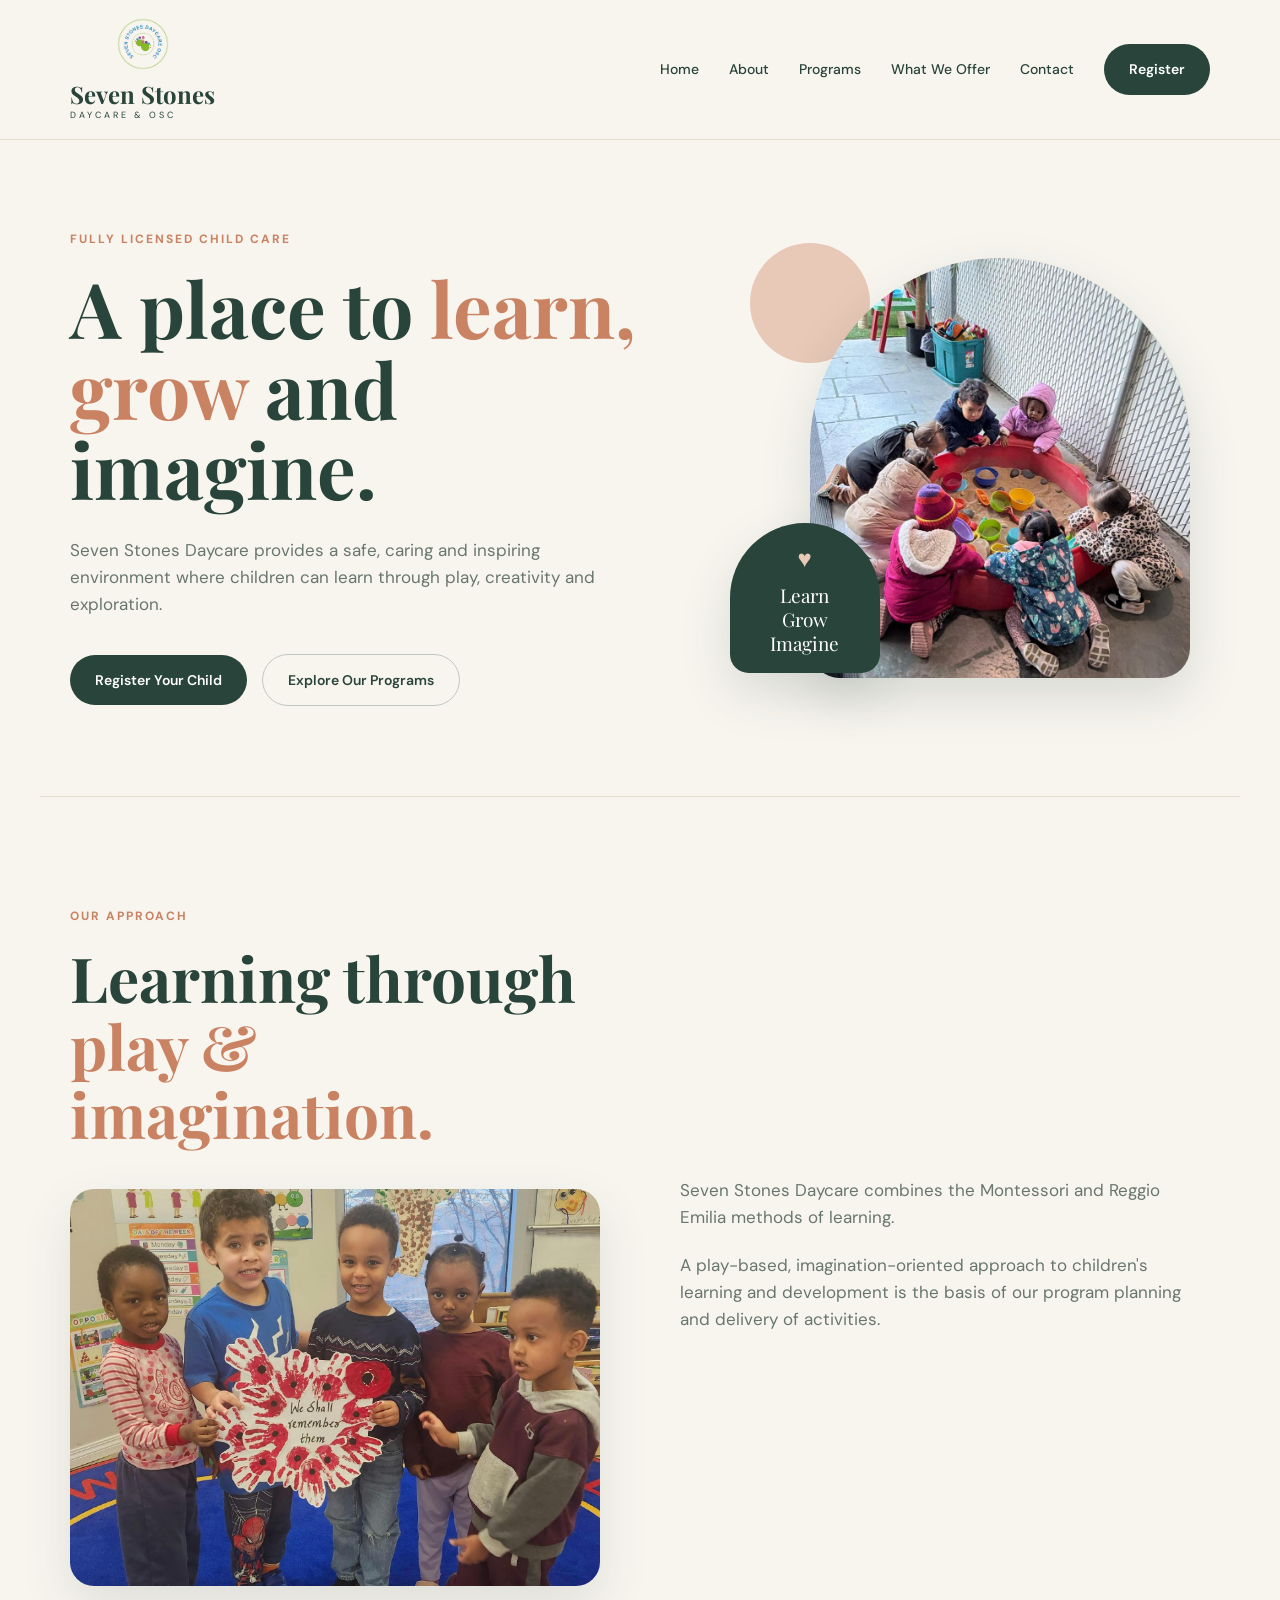
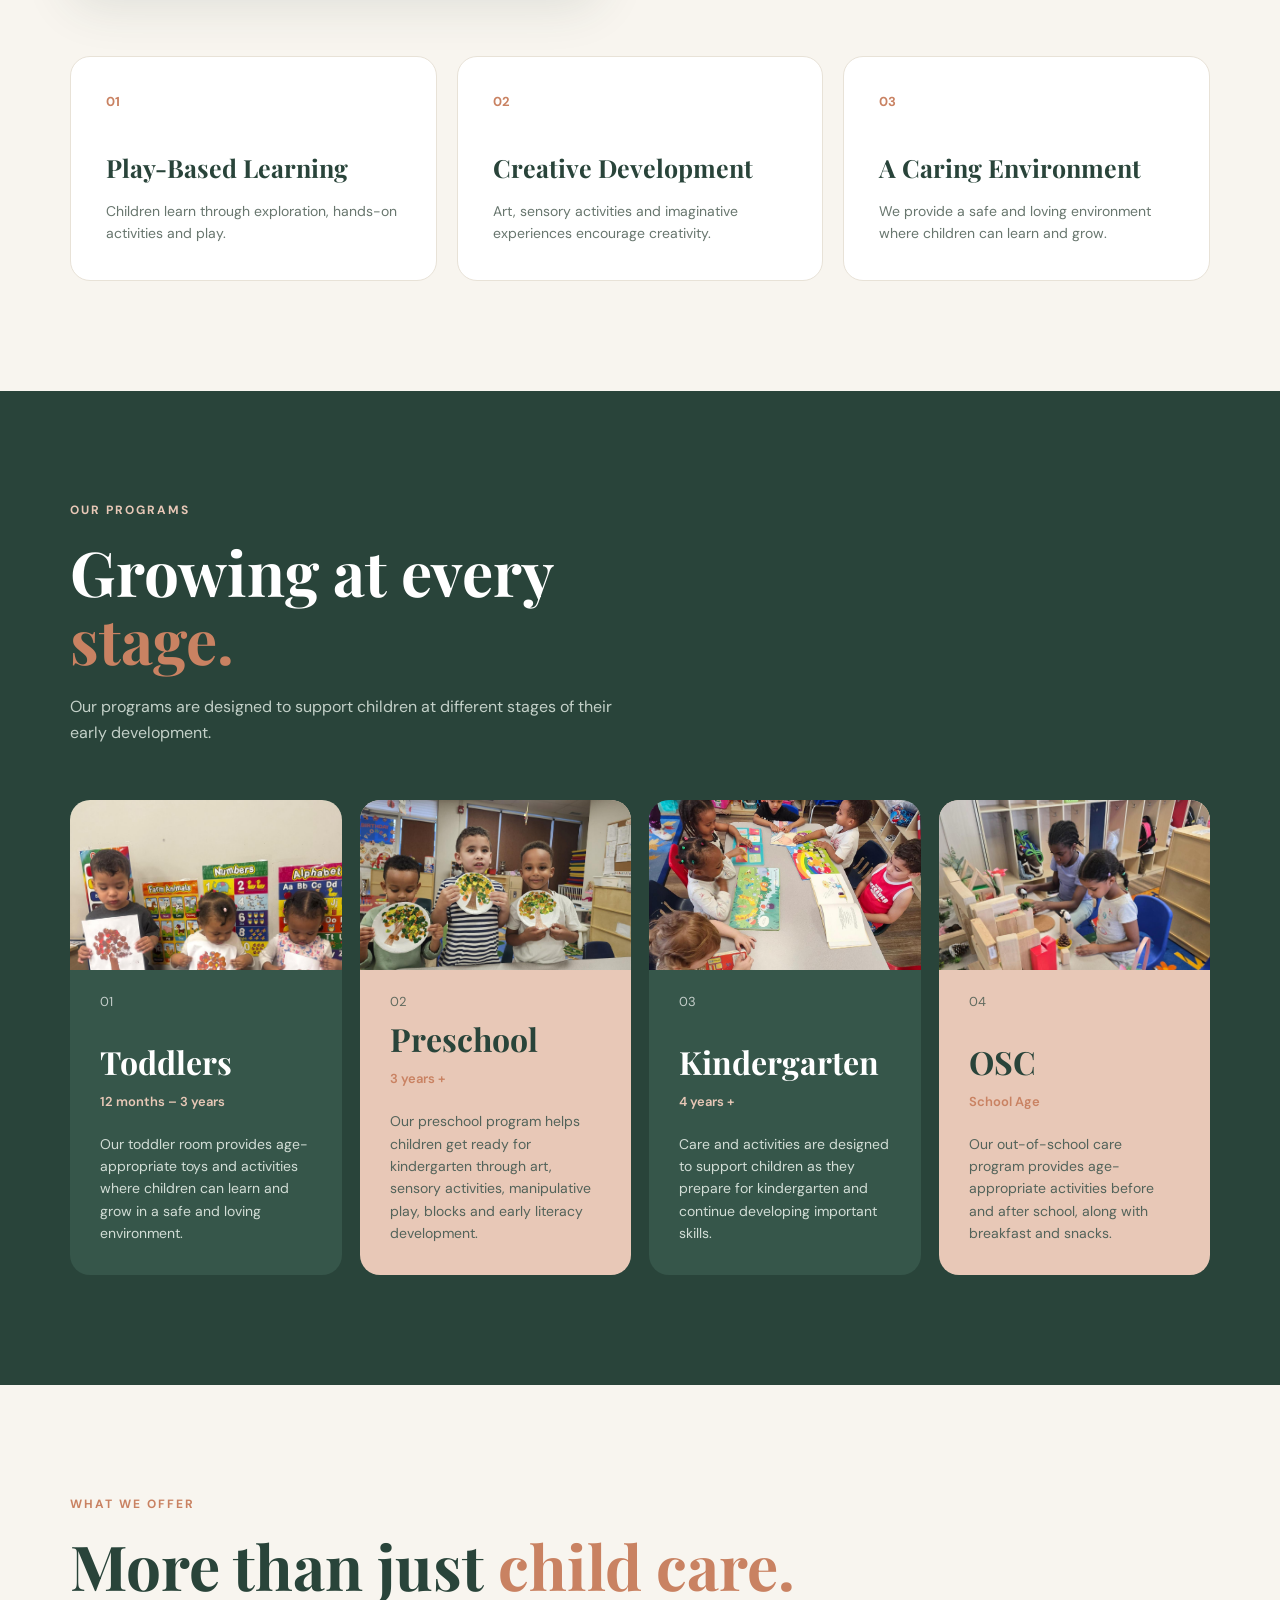
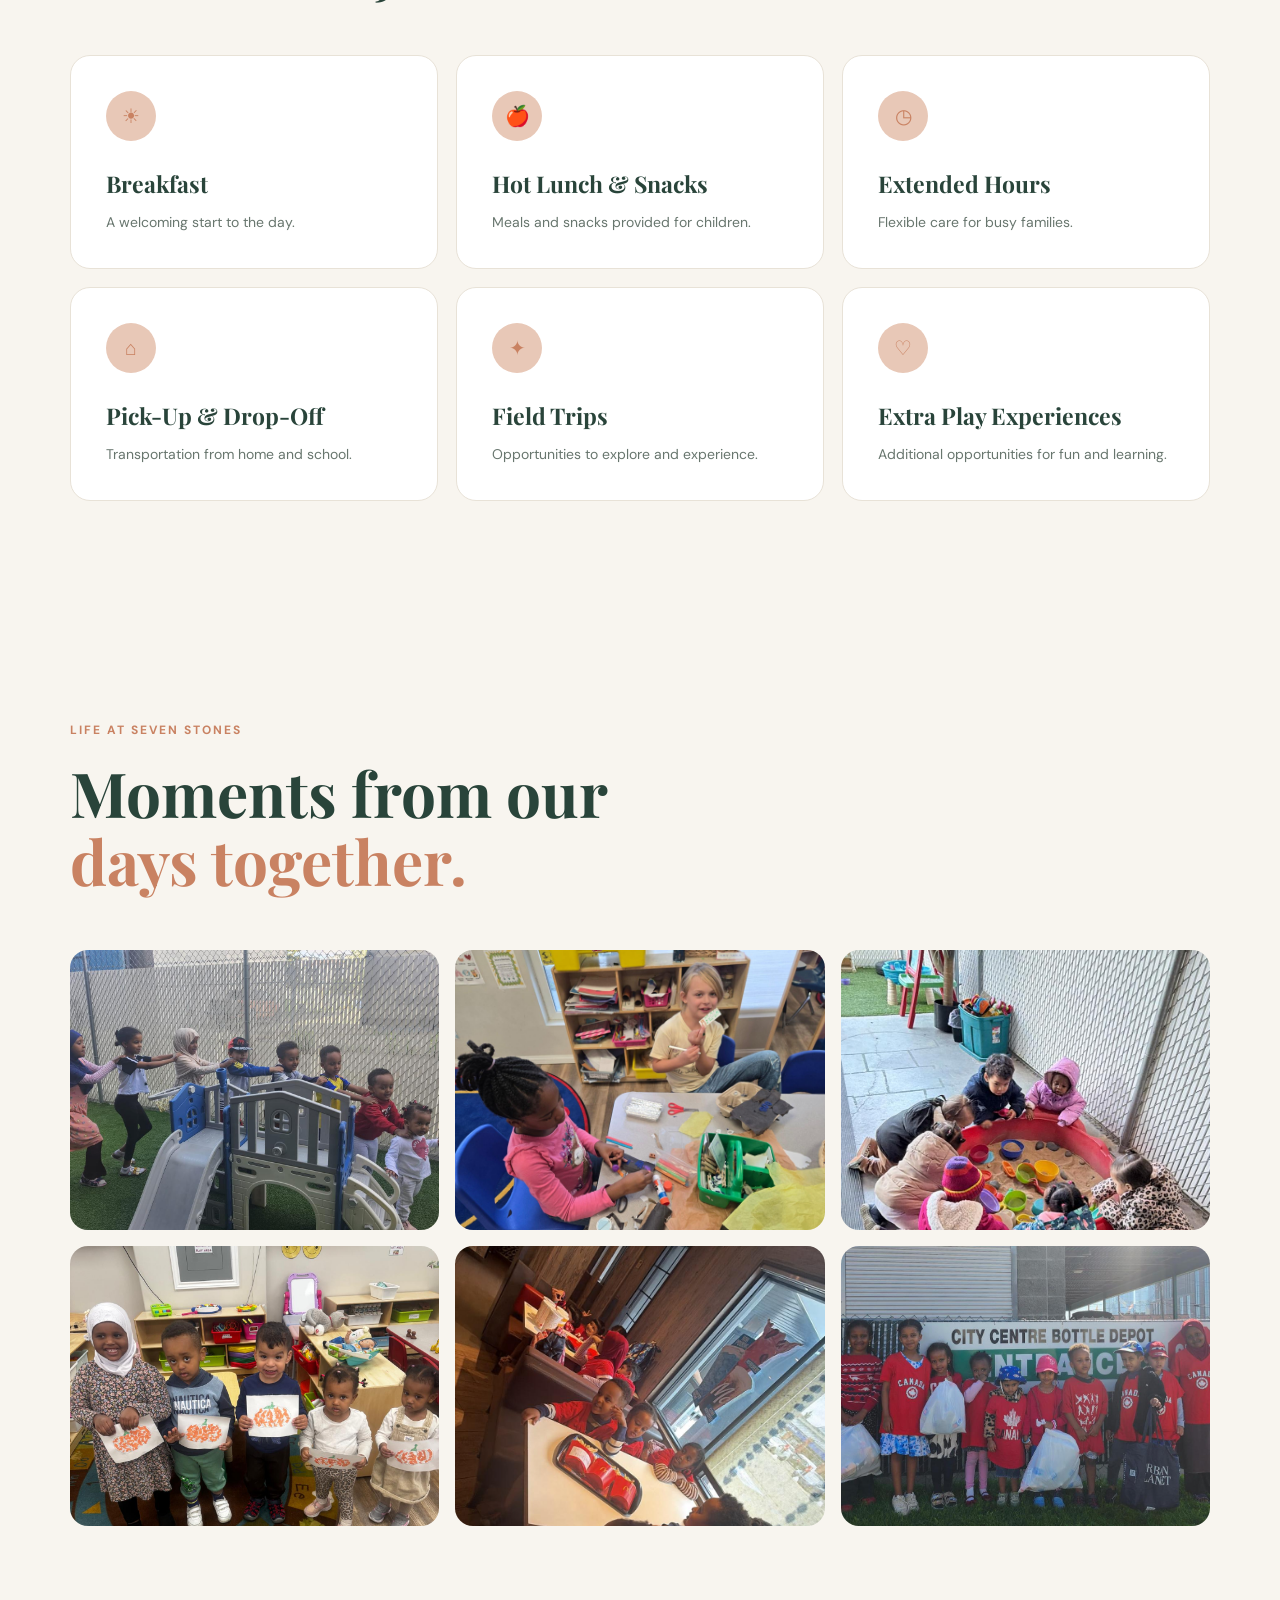
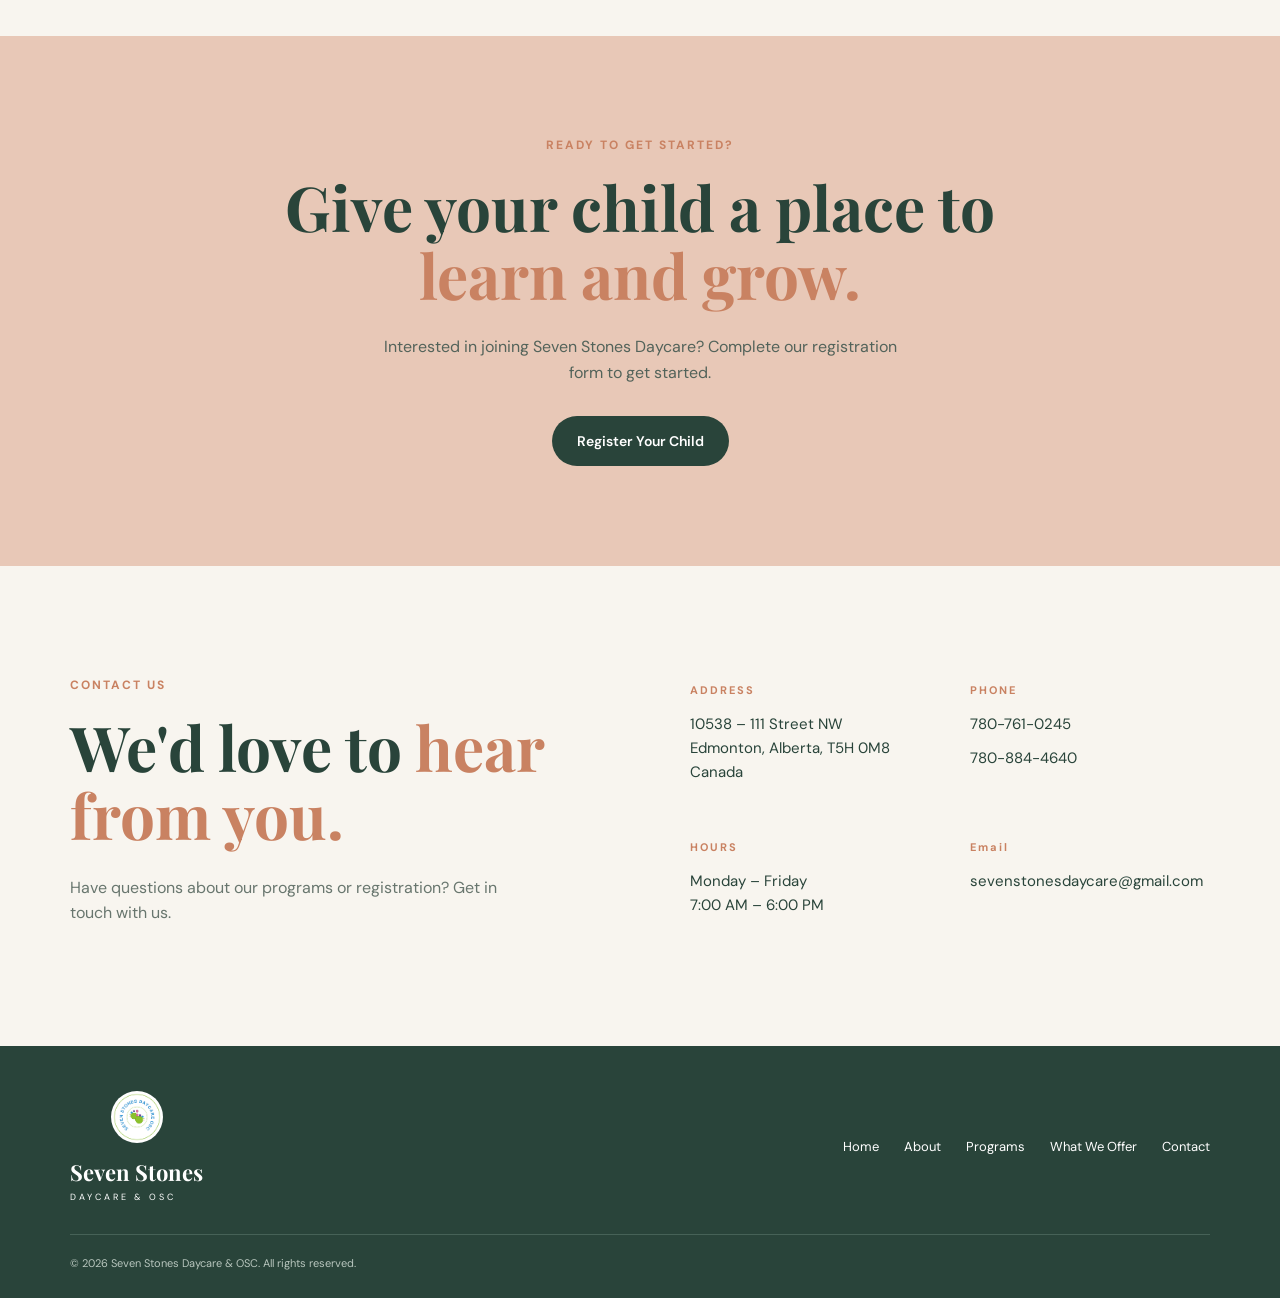
<file: Website/index.html>
<!DOCTYPE html>
<html lang="en">
<head>
    <meta charset="UTF-8">
    <meta name="viewport" content="width=device-width, initial-scale=1.0">

    <title>Seven Stones Daycare & OSC</title>

    <link rel="stylesheet" href="style.css">

    <!-- Google Fonts -->
    <link rel="preconnect" href="https://fonts.googleapis.com">
    <link rel="preconnect" href="https://fonts.gstatic.com" crossorigin>
    <link href="https://fonts.googleapis.com/css2?family=DM+Sans:wght@400;500;600;700&family=Playfair+Display:wght@500;600;700&display=swap" rel="stylesheet">
</head>

<body>

    <!-- ================= HEADER ================= -->

    <header class="header">

        <div class="nav-container">

            <a href="#home" class="logo">
                <img src="logo.jpg" alt="Seven Stones Daycare & OSC logo" class="logo-img">
                <div class="logo-text">
                    <span>Seven Stones</span>
                    <small>DAYCARE & OSC</small>
                </div>
            </a>

            <button class="menu-button" id="menuButton">
                ☰
            </button>

            <nav class="navigation" id="navigation">

                <a href="#home">Home</a>
                <a href="#about">About</a>
                <a href="#programs">Programs</a>
                <a href="#offers">What We Offer</a>
                <a href="#contact">Contact</a>

                <a href="https://web.kinderlogix.com/registration.php?cid=2212"
                 target="_blank" rel="noopener noreferrer" class="primary-button">
                    Register
                </a>

            </nav>

        </div>

    </header>


    <main>

        <!-- ================= HERO ================= -->

        <section class="hero" id="home">

            <div class="hero-content">

                <p class="small-heading">FULLY LICENSED CHILD CARE</p>

                <h1>
                    A place to
                    <span>learn, grow</span>
                    and imagine.
                </h1>

                <p class="hero-text">
                    Seven Stones Daycare provides a safe, caring and
                    inspiring environment where children can learn
                    through play, creativity and exploration.
                </p>

                <div class="hero-buttons">

                    <a href="https://web.kinderlogix.com/registration.php?cid=2212"
   target="_blank" rel="noopener noreferrer" class="primary-button">
                        Register Your Child
                    </a>

                    <a href="#programs" class="secondary-button">
                        Explore Our Programs
                    </a>

                </div>

            </div>

            <div class="hero-decoration">

                <img src="Dimg13.jpeg" alt="Children holding handprint Canada Day flags" class="hero-img">

                <div class="circle circle-one"></div>
                <div class="circle circle-two"></div>

                <div class="hero-card">
                    <span>♥</span>
                    <p>Learn<br>Grow<br>Imagine</p>
                </div>

            </div>

        </section>


        <!-- ================= ABOUT ================= -->

        <section class="about section" id="about">

            <div class="section-label">
                OUR APPROACH
            </div>

            <div class="about-grid">

                <div>

                    <h2>
                        Learning through
                        <span>play & imagination.</span>
                    </h2>
                    
                    <img src="Dimg14.jpeg" alt="Seven Stones staff with children" class="about-img" loading="lazy">


                </div>

                <div class="about-text">

                    <p>
                        Seven Stones Daycare combines the Montessori
                        and Reggio Emilia methods of learning.
                    </p>

                    <p>
                        A play-based, imagination-oriented approach
                        to children's learning and development is the
                        basis of our program planning and delivery
                        of activities.
                    </p>

                </div>

            </div>


            <div class="feature-grid">

                <div class="feature-card">
                    <div class="feature-icon">01</div>
                    <h3>Play-Based Learning</h3>
                    <p>
                        Children learn through exploration,
                        hands-on activities and play.
                    </p>
                </div>

                <div class="feature-card">
                    <div class="feature-icon">02</div>
                    <h3>Creative Development</h3>
                    <p>
                        Art, sensory activities and imaginative
                        experiences encourage creativity.
                    </p>
                </div>

                <div class="feature-card">
                    <div class="feature-icon">03</div>
                    <h3>A Caring Environment</h3>
                    <p>
                        We provide a safe and loving environment
                        where children can learn and grow.
                    </p>
                </div>

            </div>

        </section>


        <!-- ================= PROGRAMS ================= -->

        <section class="programs section" id="programs">

            <div class="section-heading">

                <div class="section-label">
                    OUR PROGRAMS
                </div>

                <h2>
                    Growing at every
                    <span>stage.</span>
                </h2>

                <p>
                    Our programs are designed to support children
                    at different stages of their early development.
                </p>

            </div>


            <div class="program-grid">

                <!-- Toddler -->

                <article class="program-card">

                    <img src="Dimg5.jpeg" alt="Toddlers showing their painted tree artwork" class="program-img" loading="lazy">

                    <div class="program-number">01</div>

                    <h3>Toddlers</h3>

                    <p class="program-age">
                        12 months – 3 years
                    </p>

                    <p>
                        Our toddler room provides age-appropriate
                        toys and activities where children can learn
                        and grow in a safe and loving environment.
                    </p>

                </article>


                <!-- Preschool -->

                <article class="program-card featured">

                    <img src="Dimg1.jpeg" alt="Children holding painted tree plates" class="program-img" loading="lazy">
                    
                    <div class="program-number">02</div>

                    <h3>Preschool</h3>

                    <p class="program-age">
                        3 years +
                    </p>

                    <p>
                        Our preschool program helps children get
                        ready for kindergarten through art, sensory
                        activities, manipulative play, blocks and
                        early literacy development.
                    </p>

                </article>


                <!-- Kindergarten -->

                <article class="program-card">

                    <!-- Kindergarten --> <img src="Dimg6.jpeg" alt="Children reading books together at a table" class="program-img" loading="lazy">
                    
                    <div class="program-number">03</div>

                    <h3>Kindergarten</h3>

                    <p class="program-age">
                        4 years +
                    </p>

                    <p>
                        Care and activities are designed to support
                        children as they prepare for kindergarten
                        and continue developing important skills.
                    </p>

                </article>


                <!-- OSC -->

                <article class="program-card featured">

                    <img src="Dimg4.jpeg" alt="School-age children building with wooden blocks" class="program-img" loading="lazy">
 
                    <div class="program-number">04</div>

                    <h3>OSC</h3>

                    <p class="program-age">
                        School Age
                    </p>

                    <p>
                        Our out-of-school care program provides
                        age-appropriate activities before and after
                        school, along with breakfast and snacks.
                    </p>

                </article>

            </div>

        </section>


        <!-- ================= WHAT WE OFFER ================= -->

        <section class="offers section" id="offers">

            <div class="offers-heading">

                <div class="section-label">
                    WHAT WE OFFER
                </div>

                <h2>
                    More than just
                    <span>child care.</span>
                </h2>

            </div>


            <div class="offer-grid">

                <div class="offer-item">
                    <div class="offer-icon">☀</div>
                    <h3>Breakfast</h3>
                    <p>A welcoming start to the day.</p>
                </div>

                <div class="offer-item">
                    <div class="offer-icon">🍎</div>
                    <h3>Hot Lunch & Snacks</h3>
                    <p>Meals and snacks provided for children.</p>
                </div>

                <div class="offer-item">
                    <div class="offer-icon">◷</div>
                    <h3>Extended Hours</h3>
                    <p>Flexible care for busy families.</p>
                </div>

                <div class="offer-item">
                    <div class="offer-icon">⌂</div>
                    <h3>Pick-Up & Drop-Off</h3>
                    <p>Transportation from home and school.</p>
                </div>

                <div class="offer-item">
                    <div class="offer-icon">✦</div>
                    <h3>Field Trips</h3>
                    <p>Opportunities to explore and experience.</p>
                </div>

                <div class="offer-item">
                    <div class="offer-icon">♡</div>
                    <h3>Extra Play Experiences</h3>
                    <p>Additional opportunities for fun and learning.</p>
                </div>

            </div>

        </section>


        <!-- ================= Gallery Section ================= -->

        <section class="gallery section" id="gallery">
            <div class="section-heading">
                <div class="section-label">LIFE AT SEVEN STONES</div>
                <h2>Moments from our <span>days together.</span></h2>
            </div>
            <div class="gallery-grid">
                <img src="Dimg17.jpeg"  alt="Field trip to the climbing structure at the playground" loading="lazy">
                <img src="Dimg2.jpeg"  alt="Children doing crafts at the art table" loading="lazy">
                <img src="Dimg13.jpeg" alt="Children and staff at the neighbourhood playground" loading="lazy">
                <img src="Dimg3.jpeg"  alt="Toddlers with their paper pumpkin art" loading="lazy">
                <img src="Dimg16.jpeg" alt="Children on a walk through the park" loading="lazy">
                <img src="Dimg15.jpeg" alt="Children resting on a bench during a field trip" loading="lazy">
            </div>
        </section>


        <!-- ================= REGISTRATION ================= -->

        <section class="registration">

            <div class="registration-content">

                <p class="small-heading">
                    READY TO GET STARTED?
                </p>

                <h2>
                    Give your child a place
                    to <span>learn and grow.</span>
                </h2>

                <p>
                    Interested in joining Seven Stones Daycare?
                    Complete our registration form to get started.
                </p>

                <a href="https://web.kinderlogix.com/registration.php?cid=2212"
   target="_blank" rel="noopener noreferrer" class="primary-button">
                    Register Your Child
                </a>

            </div>

        </section>


        <!-- ================= CONTACT ================= -->

        <section class="contact section" id="contact">

            <div class="contact-grid">

                <div>

                    <div class="section-label">
                        CONTACT US
                    </div>

                    <h2>
                        We'd love to
                        <span>hear from you.</span>
                    </h2>

                    <p>
                        Have questions about our programs or
                        registration? Get in touch with us.
                    </p>

                </div>


                <div class="contact-information">

                    <div class="contact-item">

                        <span>ADDRESS</span>

                        <p>
                            10538 – 111 Street NW<br>
                            Edmonton, Alberta, T5H 0M8<br>
                            Canada
                        </p>

                    </div>


                    <div class="contact-item">

                        <span>PHONE</span>

                        <p>
                            <a href="tel:7807610245">
                                780-761-0245
                            </a>
                        </p>
                        <p>
                            <a href="tel:7808844640">
                                780-884-4640
                            </a>
                        </p>

                    </div>

                    <div class="contact-item">

                        <span>HOURS</span>

                        <p>
                            Monday – Friday<br>
                            7:00 AM – 6:00 PM
                        </p>

                    </div>

                    <div class="contact-item">

                        <span>Email</span>

                        <p>
                            sevenstonesdaycare@gmail.com
                        </p>

                    </div>

                </div>

            </div>

        </section>

    </main>


    <!-- ================= FOOTER ================= -->

    <footer class="footer">

        <div class="footer-content">

            <div class="footer-logo">

                <img src="logo.jpg" alt="Seven Stones Daycare & OSC logo" class="footer-logo-img">
                <div class="footer-logo-text">
                    <strong>Seven Stones</strong>
                    <span>DAYCARE & OSC</span>
                </div>

            </div>


            <div class="footer-links">

                <a href="#home">Home</a>
                <a href="#about">About</a>
                <a href="#programs">Programs</a>
                <a href="#offers">What We Offer</a>
                <a href="#contact">Contact</a>

            </div>

        </div>


        <div class="copyright">

            © 2026 Seven Stones Daycare & OSC. All rights reserved.

        </div>

    </footer>


    <script src="script.js"></script>

</body>
</html>
</file>
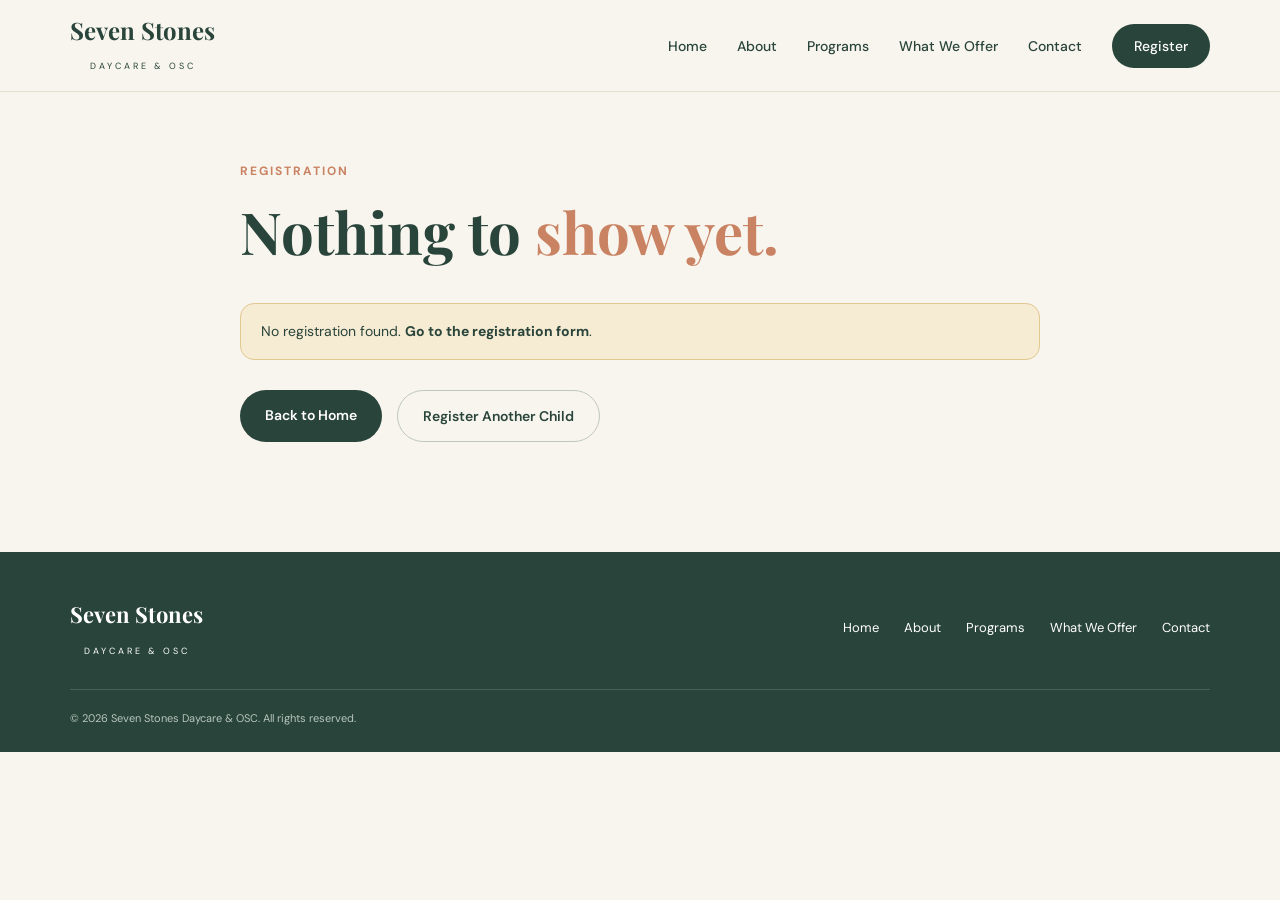
<file: Website/submitted.html>
<!DOCTYPE html>
<html lang="en">
<head>
    <meta charset="UTF-8">
    <meta name="viewport" content="width=device-width, initial-scale=1.0">

    <title>Registration Received | Seven Stones Daycare & OSC</title>

    <link rel="stylesheet" href="style.css">
    <link rel="stylesheet" href="form.css">

    <link rel="preconnect" href="https://fonts.googleapis.com">
    <link rel="preconnect" href="https://fonts.gstatic.com" crossorigin>
    <link href="https://fonts.googleapis.com/css2?family=DM+Sans:wght@400;500;600;700&family=Playfair+Display:wght@500;600;700&display=swap" rel="stylesheet">
</head>

<body>

    <header class="header">
        <div class="nav-container">

            <a href="index.html#home" class="logo">
                <span>Seven Stones</span>
                <small>DAYCARE & OSC</small>
            </a>

            <button class="menu-button" id="menuButton">☰</button>

            <nav class="navigation" id="navigation">
                <a href="index.html#home">Home</a>
                <a href="index.html#about">About</a>
                <a href="index.html#programs">Programs</a>
                <a href="index.html#offers">What We Offer</a>
                <a href="index.html#contact">Contact</a>
                <a href="register.html" class="nav-register">Register</a>
            </nav>

        </div>
    </header>


    <main class="form-page">

        <div class="form-intro">
            <p class="small-heading">REGISTRATION</p>
            <h1 id="title">Registration <span>received.</span></h1>
        </div>

        <div id="status"></div>

        <div class="preview-wrap" id="summary"></div>

        <div class="preview-actions">
            <a href="index.html" class="primary-button">Back to Home</a>
            <a href="register.html" class="secondary-button">Register Another Child</a>
        </div>

    </main>


    <footer class="footer">
        <div class="footer-content">
            <div class="footer-logo">
                <strong>Seven Stones</strong>
                <span>DAYCARE & OSC</span>
            </div>
            <div class="footer-links">
                <a href="index.html#home">Home</a>
                <a href="index.html#about">About</a>
                <a href="index.html#programs">Programs</a>
                <a href="index.html#offers">What We Offer</a>
                <a href="index.html#contact">Contact</a>
            </div>
        </div>
        <div class="copyright">
            © 2026 Seven Stones Daycare & OSC. All rights reserved.
        </div>
    </footer>

    <script src="registration-template.js"></script>
    <script src="script.js"></script>
    <script>
        const saved = sessionStorage.getItem("sevenStonesRegistration");
        const status = document.getElementById("status");
        const summary = document.getElementById("summary");

        if (!saved) {
            document.getElementById("title").innerHTML = "Nothing to <span>show yet.</span>";
            summary.remove();
            status.innerHTML =
                '<div class="status-box test">No registration found. ' +
                '<a href="register.html"><b>Go to the registration form</b></a>.</div>';
        } else {
            const result = JSON.parse(saved);

            summary.innerHTML = buildRegistrationHtml(result.data);

            status.innerHTML = result.emailSent
                ? '<div class="status-box sent">Thank you! Your registration was sent to Seven Stones Daycare &amp; OSC. ' +
                  'Our team will contact you soon. This is a copy of what we received.</div>'
                : '<div class="status-box test"><b>Test mode:</b> no email was sent. ' +
                  'This is exactly what the daycare will receive once emailing is switched on.</div>';
        }
    </script>

</body>
</html>
</file>
<file: Website/style.css>
/* =========================
   GENERAL
========================= */

* {
    margin: 0;
    padding: 0;
    box-sizing: border-box;
}

html {
    scroll-behavior: smooth;
}

body {
    font-family: "DM Sans", sans-serif;
    color: #29443A;
    background-color: #F8F5EF;
    line-height: 1.6;
}

a {
    text-decoration: none;
    color: inherit;
}

img {
    max-width: 100%;
    display: block;
}


/* =========================
   VARIABLES
========================= */

:root {
    --cream: #F8F5EF;
    --cream-dark: #EFE8DA;
    --green: #29443A;
    --green-light: #8FAF9B;
    --terracotta: #C98262;
    --white: #FFFFFF;
    --text-light: #68766E;
}


/* =========================
   HEADER
========================= */

.header {
    position: sticky;
    top: 0;
    z-index: 1000;

    background-color: rgba(248, 245, 239, 0.98);
    backdrop-filter: blur(10px);
    border-bottom: 1px solid #E5DED1;
}

.nav-container {
    max-width: 1200px;
    margin: auto;

    padding: 18px 30px;

    display: flex;
    align-items: center;
    justify-content: space-between;
}

.logo {
    display: flex;
    flex-direction: column;
}

.logo span {
    font-family: "Playfair Display", serif;

    font-size: 24px;
    font-weight: 700;

    line-height: 1;
}

.logo small {
    font-size: 9px;
    letter-spacing: 3px;
    margin-top: 5px;
}

.navigation {
    display: flex;
    align-items: center;
    gap: 30px;

    font-size: 14px;
    font-weight: 500;
}

.navigation a {
    transition: 0.3s;
}

.navigation a:hover {
    color: var(--terracotta);
}

.nav-register {
    background-color: var(--green);
    color: white !important;

    padding: 11px 22px;

    border-radius: 30px;
}

.menu-button {
    display: none;

    border: none;
    background: none;

    font-size: 26px;

    cursor: pointer;

    color: var(--green);
}


/* =========================
   HERO
========================= */

.hero {
    max-width: 1200px;
    margin: auto;

    min-height: 650px;

    padding: 90px 30px;

    display: grid;
    grid-template-columns: 1.1fr 0.9fr;

    align-items: center;

    gap: 50px;
}

.small-heading,
.section-label {
    color: var(--terracotta);

    font-size: 12px;
    font-weight: 700;

    letter-spacing: 2px;

    margin-bottom: 18px;
}

.hero h1 {
    font-family: "Playfair Display", serif;

    font-size: clamp(52px, 6vw, 82px);

    line-height: 1.05;

    max-width: 700px;

    margin-bottom: 28px;
}

.hero h1 span,
h2 span {
    color: var(--terracotta);
}

.hero-text {
    max-width: 570px;

    color: var(--text-light);

    font-size: 17px;

    margin-bottom: 35px;
}


/* =========================
   BUTTONS
========================= */

.hero-buttons {
    display: flex;
    align-items: center;

    gap: 15px;

    flex-wrap: wrap;
}

.primary-button,
.secondary-button {
    display: inline-block;

    padding: 14px 25px;

    border-radius: 30px;

    font-size: 14px;
    font-weight: 600;

    transition: 0.3s;
}

.primary-button {
    background-color: var(--green);
    color: white;
}

.primary-button:hover {
    background-color: var(--terracotta);

    transform: translateY(-2px);
}

.secondary-button {
    border: 1px solid #BFC8C0;

    color: var(--green);
}

.secondary-button:hover {
    background-color: var(--cream-dark);
}


/* =========================
   HERO DECORATION
========================= */

.hero-decoration {
    position: relative;

    height: 450px;
}

.circle {
    position: absolute;

    border-radius: 50%;
}

.circle-one {
    width: 360px;
    height: 360px;

    background-color: #DCE5DA;

    top: 20px;
    right: 20px;
}

.circle-two {
    width: 150px;
    height: 150px;

    background-color: #E8C8B7;

    bottom: 20px;
    left: 20px;
}

.hero-card {
    position: absolute;

    width: 250px;
    height: 300px;

    background-color: var(--green);

    color: white;

    border-radius: 140px 140px 30px 30px;

    top: 70px;
    left: 100px;

    display: flex;
    flex-direction: column;

    align-items: center;
    justify-content: center;

    text-align: center;

    box-shadow: 0 20px 50px rgba(41, 68, 58, 0.15);
}

.hero-card span {
    font-size: 45px;

    margin-bottom: 20px;

    color: #E8C8B7;
}

.hero-card p {
    font-family: "Playfair Display", serif;

    font-size: 30px;

    line-height: 1.25;
}


/* =========================
   SECTIONS
========================= */

.section {
    max-width: 1200px;

    margin: auto;

    padding: 110px 30px;
}

.section h2 {
    font-family: "Playfair Display", serif;

    font-size: clamp(40px, 5vw, 62px);

    line-height: 1.1;
}


/* =========================
   ABOUT
========================= */

.about {
    border-top: 1px solid #E5DED1;
}

.about-grid {
    display: grid;

    grid-template-columns: 1fr 1fr;

    gap: 80px;

    margin-bottom: 70px;
}

.about-text {
    color: var(--text-light);

    font-size: 17px;
}

.about-text p {
    margin-bottom: 20px;
}

.feature-grid {
    display: grid;

    grid-template-columns: repeat(3, 1fr);

    gap: 20px;
}

.feature-card {
    background-color: white;

    padding: 35px;

    border-radius: 20px;

    border: 1px solid #E8E2D7;
}

.feature-icon {
    color: var(--terracotta);

    font-size: 13px;
    font-weight: bold;

    margin-bottom: 35px;
}

.feature-card h3 {
    font-family: "Playfair Display", serif;

    font-size: 25px;

    margin-bottom: 12px;
}

.feature-card p {
    color: var(--text-light);

    font-size: 14px;
}


/* =========================
   PROGRAMS
========================= */

.programs {
    background-color: var(--green);

    max-width: none;

    padding-left: max(30px, calc((100% - 1140px) / 2));
    padding-right: max(30px, calc((100% - 1140px) / 2));

    color: white;
}

.programs .section-label {
    color: #E8C8B7;
}

.section-heading {
    max-width: 650px;

    margin-bottom: 55px;
}

.section-heading p {
    color: #C3D0C8;

    margin-top: 20px;

    max-width: 550px;
}

.program-grid {
    display: grid;

    grid-template-columns: repeat(4, 1fr);

    gap: 18px;
}

.program-card {
    min-height: 400px;

    background-color: #36564A;

    padding: 30px;

    border-radius: 20px;

    display: flex;
    flex-direction: column;
}

.program-card.featured {
    background-color: #E8C8B7;

    color: var(--green);
}

.program-number {
    font-size: 13px;

    opacity: 0.7;

    margin-bottom: auto;
}

.program-card h3 {
    font-family: "Playfair Display", serif;

    font-size: 32px;

    margin-bottom: 5px;
}

.program-age {
    font-size: 13px;

    color: #E8C8B7;

    font-weight: 600;

    margin-bottom: 20px;
}

.featured .program-age {
    color: var(--terracotta);
}

.program-card p:last-child {
    font-size: 14px;

    color: #D2DDD6;
}

.featured p:last-child {
    color: #53635A;
}


/* =========================
   WHAT WE OFFER
========================= */

.offers-heading {
    margin-bottom: 55px;
}

.offer-grid {
    display: grid;

    grid-template-columns: repeat(3, 1fr);

    gap: 18px;
}

.offer-item {
    background-color: white;

    padding: 35px;

    border-radius: 20px;

    border: 1px solid #E8E2D7;

    transition: 0.3s;
}

.offer-item:hover {
    transform: translateY(-5px);

    box-shadow: 0 15px 30px rgba(41, 68, 58, 0.08);
}

.offer-icon {
    width: 50px;
    height: 50px;

    border-radius: 50%;

    background-color: #E8C8B7;

    color: var(--terracotta);

    display: flex;

    align-items: center;
    justify-content: center;

    margin-bottom: 25px;

    font-size: 20px;
}

.offer-item h3 {
    font-family: "Playfair Display", serif;

    font-size: 23px;

    margin-bottom: 8px;
}

.offer-item p {
    color: var(--text-light);

    font-size: 14px;
}


/* =========================
   REGISTRATION
========================= */

.registration {
    background-color: #E8C8B7;

    padding: 100px 30px;

    text-align: center;
}

.registration-content {
    max-width: 750px;

    margin: auto;
}

.registration .small-heading {
    color: var(--terracotta);
}

.registration h2 {
    font-family: "Playfair Display", serif;

    font-size: clamp(42px, 5vw, 62px);

    line-height: 1.1;

    margin-bottom: 25px;
}

.registration p:not(.small-heading) {
    color: #53635A;

    max-width: 550px;

    margin: 0 auto 30px;
}


/* =========================
   CONTACT
========================= */

.contact {
    padding-bottom: 120px;
}

.contact-grid {
    display: grid;

    grid-template-columns: 1fr 1fr;

    gap: 100px;
}

.contact-grid > div:first-child p {
    color: var(--text-light);

    max-width: 450px;

    margin-top: 25px;
}

.contact-information {
    display: grid;

    grid-template-columns: 1fr 1fr;

    gap: 40px;
}

.contact-item span {
    color: var(--terracotta);

    font-size: 11px;

    font-weight: 700;

    letter-spacing: 2px;
}

.contact-item p {
    margin-top: 10px;

    font-size: 15px;
}

.contact-item a:hover {
    color: var(--terracotta);
}


/* =========================
   FOOTER
========================= */

.footer {
    background-color: var(--green);

    color: white;

    padding: 45px 30px 25px;
}

.footer-content {
    max-width: 1140px;

    margin: auto;

    display: flex;

    align-items: center;

    justify-content: space-between;

    padding-bottom: 30px;
}

.footer-logo {
    display: flex;

    flex-direction: column;
}

.footer-logo strong {
    font-family: "Playfair Display", serif;

    font-size: 22px;
}

.footer-logo span {
    font-size: 9px;

    letter-spacing: 3px;
}

.footer-links {
    display: flex;

    gap: 25px;

    font-size: 13px;
}

.footer-links a:hover {
    color: #E8C8B7;
}

.copyright {
    max-width: 1140px;

    margin: auto;

    padding-top: 20px;

    border-top: 1px solid #466257;

    color: #B8C6BE;

    font-size: 11px;
}


/* ===== LOGO IN HEADER & FOOTER ===== */

.logo {
    display: flex;
    align-items: center;
    gap: 12px;
}

.logo-img {
    width: 52px;
    height: 52px;
    object-fit: contain;
    flex-shrink: 0;
    /* makes the logo's white background blend into the cream page */
    mix-blend-mode: multiply;
}

.logo-text {
    display: flex;
    flex-direction: column;
    line-height: 1.1;
}

.footer-logo {
    display: flex;
    align-items: center;
    gap: 12px;
}

.footer-logo-text {
    display: flex;
    flex-direction: column;
}

.footer-logo-img {
    width: 52px;
    height: 52px;
    object-fit: contain;
    flex-shrink: 0;
    /* footer is dark, so give the logo a white circle behind it */
    background: #fff;
    border-radius: 50%;
    padding: 2px;
}

@media (max-width: 600px) {
    .logo-img {
        width: 42px;
        height: 42px;
    }
}




/* =========================
   TABLET
========================= */

@media (max-width: 950px) {

    .navigation {
        gap: 18px;
    }

    .hero {
        grid-template-columns: 1fr;

        padding-top: 70px;
    }

    .hero-decoration {
        height: 400px;
    }

    .program-grid {
        grid-template-columns: repeat(2, 1fr);
    }

    .about-grid {
        gap: 40px;
    }

}

/* =========================
   MOBILE
========================= */

@media (max-width: 700px) {

    /* Header */

    .nav-container {
        padding: 16px 20px;
    }

    .menu-button {
        display: block;
    }

    .navigation {
        display: none;

        position: absolute;

        top: 72px;
        left: 0;

        width: 100%;

        background-color: var(--cream);

        padding: 25px 20px;

        flex-direction: column;

        align-items: stretch;

        gap: 0;

        border-bottom: 1px solid #E5DED1;
    }

    .navigation.active {
        display: flex;
    }

    .navigation a {
        padding: 13px 5px;
    }

    .nav-register {
        text-align: center;

        margin-top: 8px;
    }


    /* Hero */

    .hero {
        min-height: auto;

        padding: 70px 20px;

        gap: 40px;
    }

    .hero h1 {
        font-size: 50px;
    }

    .hero-text {
        font-size: 15px;
    }

    .hero-decoration {
        height: 350px;
    }

    .circle-one {
        width: 280px;
        height: 280px;

        right: 10px;
    }

    .circle-two {
        width: 100px;
        height: 100px;
    }

    .hero-card {
        width: 200px;
        height: 250px;

        left: 50%;

        transform: translateX(-50%);

        top: 55px;
    }

    .hero-card p {
        font-size: 26px;
    }


    /* Sections */

    .section {
        padding: 75px 20px;
    }

    .section h2 {
        font-size: 42px;
    }


    /* About */

    .about-grid {
        grid-template-columns: 1fr;

        gap: 30px;

        margin-bottom: 45px;
    }

    .feature-grid {
        grid-template-columns: 1fr;
    }


    /* Programs */

    .programs {
        padding-left: 20px;
        padding-right: 20px;
    }

    .program-grid {
        grid-template-columns: 1fr;
    }

    .program-card {
        min-height: 330px;
    }


    /* Offers */

    .offer-grid {
        grid-template-columns: 1fr;
    }


    /* Registration */

    .registration {
        padding: 75px 20px;
    }

    .registration h2 {
        font-size: 42px;
    }


    /* Contact */

    .contact-grid {
        grid-template-columns: 1fr;

        gap: 50px;
    }

    .contact-information {
        grid-template-columns: 1fr;
    }


    /* Footer */

    .footer-content {
        flex-direction: column;

        align-items: flex-start;

        gap: 30px;
    }

    .footer-links {
        flex-wrap: wrap;

        gap: 15px;
    }

}

/* =========================
   PHOTOS
========================= */

/* Hero: photo in an arch (echoes the old hero card shape) */
.hero-img {
    position: absolute;
    top: 15px;
    right: 20px;
    width: 380px;
    height: 420px;
    object-fit: cover;
    object-position: center 40%;
    border-radius: 190px 190px 30px 30px;
    z-index: 1;
    box-shadow: 0 20px 50px rgba(41, 68, 58, 0.15);
}

.circle { z-index: 0; }

.circle-two {
    top: 0;
    bottom: auto;
    left: 30px;
    width: 120px;
    height: 120px;
}

/* "Learn Grow Imagine" becomes a small badge over the photo */
.hero-card {
    z-index: 2;
    width: 150px;
    height: 150px;
    top: auto;
    bottom: 20px;
    left: 10px;
    border-radius: 80px 80px 20px 20px;
}

.hero-card span { font-size: 24px; margin-bottom: 6px; }
.hero-card p { font-size: 19px; }

/* About: portrait photo under the heading */
.about-grid { align-items: center; }

.about-img {
    width: 100%;
    max-width: 100%;
    aspect-ratio: 4 / 3;
    object-fit: cover;
    object-position: center 65%;
    border-radius: 24px;
    margin-top: 40px;
    box-shadow: 0 20px 50px rgba(41,68,58,0.12);
}

/* Programs: photo bleeds to the top edge of each card */
.program-img {
    width: calc(100% + 60px);
    max-width: none;
    height: 170px;
    flex-shrink: 0;
    margin: -30px -30px 22px;
    object-fit: cover;
    object-position: center 30%;
    border-radius: 20px 20px 0 0;
}

/* Gallery */
.gallery-grid {
    display: grid;
    grid-template-columns: repeat(3, 1fr);
    gap: 16px;
}

.gallery-grid img {
    width: 100%;
    height: 280px;
    object-fit: cover;
    object-position: center 30%;
    border-radius: 18px;
    transition: transform 0.3s;
}

.gallery-grid img:hover { transform: scale(1.02); }

/* Responsive */
@media (max-width: 950px) {
    .hero-img {
        right: auto;
        left: 50%;
        transform: translateX(-50%);
        width: 340px;
        height: 380px;
        border-radius: 170px 170px 30px 30px;
    }
    .hero-card { display: none; }
}

@media (max-width: 800px) {
    .gallery-grid { grid-template-columns: repeat(2, 1fr); }
}

@media (max-width: 700px) {
    .hero-img {
        top: 10px;
        width: 280px;
        height: 330px;
        border-radius: 140px 140px 24px 24px;
    }
    .about-img { max-width: 100%; }
}

@media (max-width: 500px) {
    .gallery-grid { grid-template-columns: 1fr; }
    .gallery-grid img { height: 240px; }
}
</file>
<file: Website/form.css>
.form-page {
    max-width: 860px;
    margin: auto;
    padding: 70px 30px 110px;
}

.form-intro {
    margin-bottom: 40px;
}

.form-intro h1 {
    font-family: "Playfair Display", serif;
    font-size: clamp(40px, 5vw, 58px);
    line-height: 1.1;
    margin-bottom: 18px;
}

.form-intro h1 span {
    color: var(--terracotta);
}

.form-intro p:last-child {
    color: var(--text-light);
    max-width: 560px;
}

.form-card {
    background-color: var(--white);
    border: 1px solid #E8E2D7;
    border-radius: 20px;
    padding: 40px;
}

.form-section {
    border: none;
    padding: 0;
    margin-bottom: 38px;
}

.form-section legend {
    font-family: "Playfair Display", serif;
    font-size: 25px;
    font-weight: 600;
    padding-bottom: 14px;
    margin-bottom: 20px;
    width: 100%;
    border-bottom: 1px solid #E5DED1;
}

.form-section legend small {
    font-family: "DM Sans", sans-serif;
    font-size: 13px;
    font-weight: 500;
    color: var(--text-light);
}

.form-grid {
    display: grid;
    grid-template-columns: 1fr 1fr;
    gap: 20px;
}

.field.full {
    grid-column: 1 / -1;
}

.field label {
    display: block;
    font-size: 14px;
    font-weight: 600;
    margin-bottom: 7px;
}

.field input[type="text"],
.field input[type="tel"],
.field input[type="email"],
.field input[type="date"],
.field select,
.field textarea {
    width: 100%;
    padding: 13px 15px;
    font-family: inherit;
    font-size: 15px;
    color: var(--green);
    background-color: var(--cream);
    border: 1px solid #D9D2C4;
    border-radius: 12px;
    transition: 0.2s;
}

.field textarea {
    resize: vertical;
}

.field input[readonly] {
    background-color: var(--cream-dark);
    color: var(--text-light);
}

.field input:focus,
.field select:focus,
.field textarea:focus {
    outline: none;
    border-color: var(--green);
    box-shadow: 0 0 0 3px rgba(143, 175, 155, 0.35);
}

.field.invalid input,
.field.invalid select,
.field.invalid textarea {
    border-color: #B3402A;
}

.error {
    color: #B3402A;
    font-size: 13px;
    margin-top: 6px;
}

.error:empty {
    display: none;
}

.form-alert {
    background-color: #FBEAE5;
    border: 1px solid #E6B8AC;
    color: #8A2F1C;
    border-radius: 12px;
    padding: 14px 18px;
    margin-bottom: 30px;
    font-size: 14px;
}

.form-alert[hidden] {
    display: none;
}

.field.check {
    margin-bottom: 14px;
}

.field.check label {
    display: flex;
    align-items: flex-start;
    gap: 12px;
    font-weight: 400;
    font-size: 14px;
    cursor: pointer;
}

.field.check input {
    width: 20px;
    height: 20px;
    margin-top: 2px;
    flex-shrink: 0;
    accent-color: var(--green);
}

.hp {
    position: absolute;
    left: -9999px;
    height: 0;
    overflow: hidden;
}

.form-submit {
    width: 100%;
    border: none;
    cursor: pointer;
    font-family: inherit;
    padding: 16px 25px;
    font-size: 15px;
}

.form-submit:disabled {
    opacity: 0.6;
    cursor: wait;
}

/* Preview / submitted page */

.status-box {
    border-radius: 14px;
    padding: 16px 20px;
    margin-bottom: 30px;
    font-size: 14px;
}

.status-box.sent {
    background-color: #E4EEE7;
    border: 1px solid var(--green-light);
}

.status-box.test {
    background-color: #F6EBD3;
    border: 1px solid #E0C88F;
}

.preview-wrap {
    background-color: var(--white);
    border: 1px solid #E8E2D7;
    border-radius: 20px;
    padding: 20px 10px;
    overflow-x: auto;
}

.preview-actions {
    margin-top: 30px;
    display: flex;
    gap: 15px;
    flex-wrap: wrap;
}

@media (max-width: 700px) {

    .form-page {
        padding: 45px 20px 80px;
    }

    .form-card {
        padding: 25px 20px;
    }

    .form-grid {
        grid-template-columns: 1fr;
    }

}
</file>
